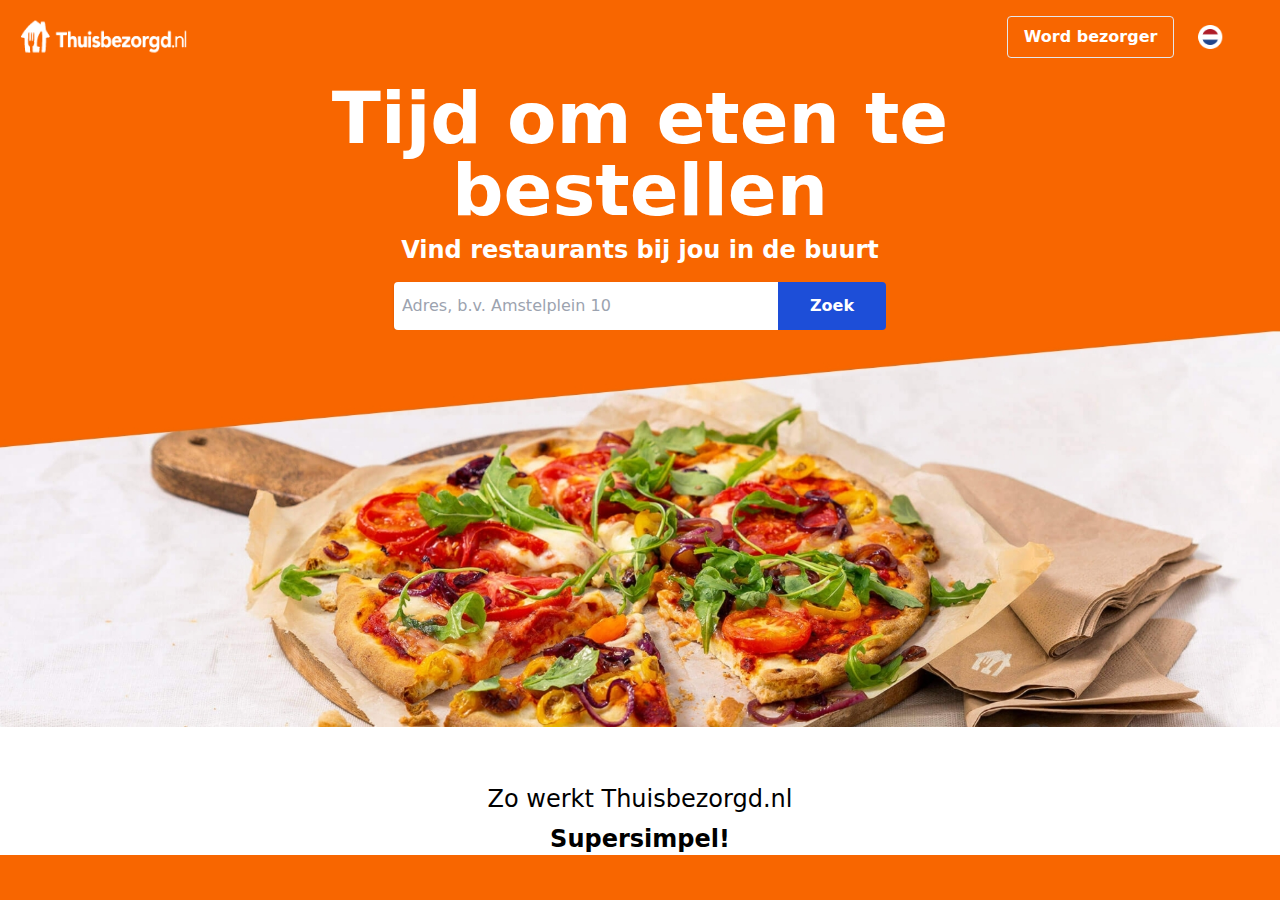
<file: index.html>
<head>
        <link rel='stylesheet' href='tailwind.css'>
        <style>
            nav {
                background-color: #F86600;
            }

            div {
                background-color: #F86600;
            }

            body {
                background-color: #F86600;
            }
        </style>
    </head>
    <body class='m-0 p-0'>
        <nav class='bg-orange-600 flex flex-row w-full pt-4 pl-4'>
            <img src='images/logo.png' class='sm:w-full lg:w-44 lg:mt-0 sm:mt-6'>
            <div class='flex justify-end w-full bg-orange-600 pr-8 space-x-4'>
                <button class='rounded text-white font-bold border py-2 px-4 lg:block sm:hidden'>Word bezorger</button>
                <img src='images/land.png' class='w-auto h-8 mt-auto mb-auto lg:block sm:hidden'>
                <img src='images/menu.png' class='lg:w-auto lg:h-6 sm:w-16 sm:pt-6 mt-auto mb-auto'>
            </div>
        </nav>
        <div class='w-full h-auto flex justify-center text-center lg:px-64 sm:px-0 lg:pt-6 sm:pt-16'>
            <div class='w-full'>
                <h1 class='text-white lg:text-7xl sm:text-8xl font-bold'>Tijd om eten te</h1><h1 class='text-white lg:text-7xl sm:text-8xl font-bold'>bestellen</h1>
                <h1 class='text-white lg:text-2xl sm:text-5xl mt-2 font-bold'>Vind restaurants bij jou in de buurt</h1>
                <input type='text' placeholder="Adres, b.v. Amstelplein 10" class='lg:w-1/2 sm:w-3/5 rounded lg:py-3 sm:py-8 lg:mt-4 sm:mt-12 shadow outline-none rounded-r-none lg:text-base pl-2 sm:text-4xl'><button class='bg-blue-700 text-white rounded lg:py-3 lg:px-8 sm:py-8 sm:px-16 font-bold rounded-l-none lg:text-base sm:text-4xl'>Zoek</button>
            </div>
        </div>
        <img src='images/pizza.jpg' class='w-full'>
        <div class='w-full h-auto flex justify-center text-center bg-white'>
            <div class='block w-full bg-white'>
                <h1 class='text-2xl mt-14'>Zo werkt Thuisbezorgd.nl</h1><h2 class='text-2xl font-bold mt-2 text-black'>Supersimpel!</h2>
            </div>
        </div>
    </body>
</file>
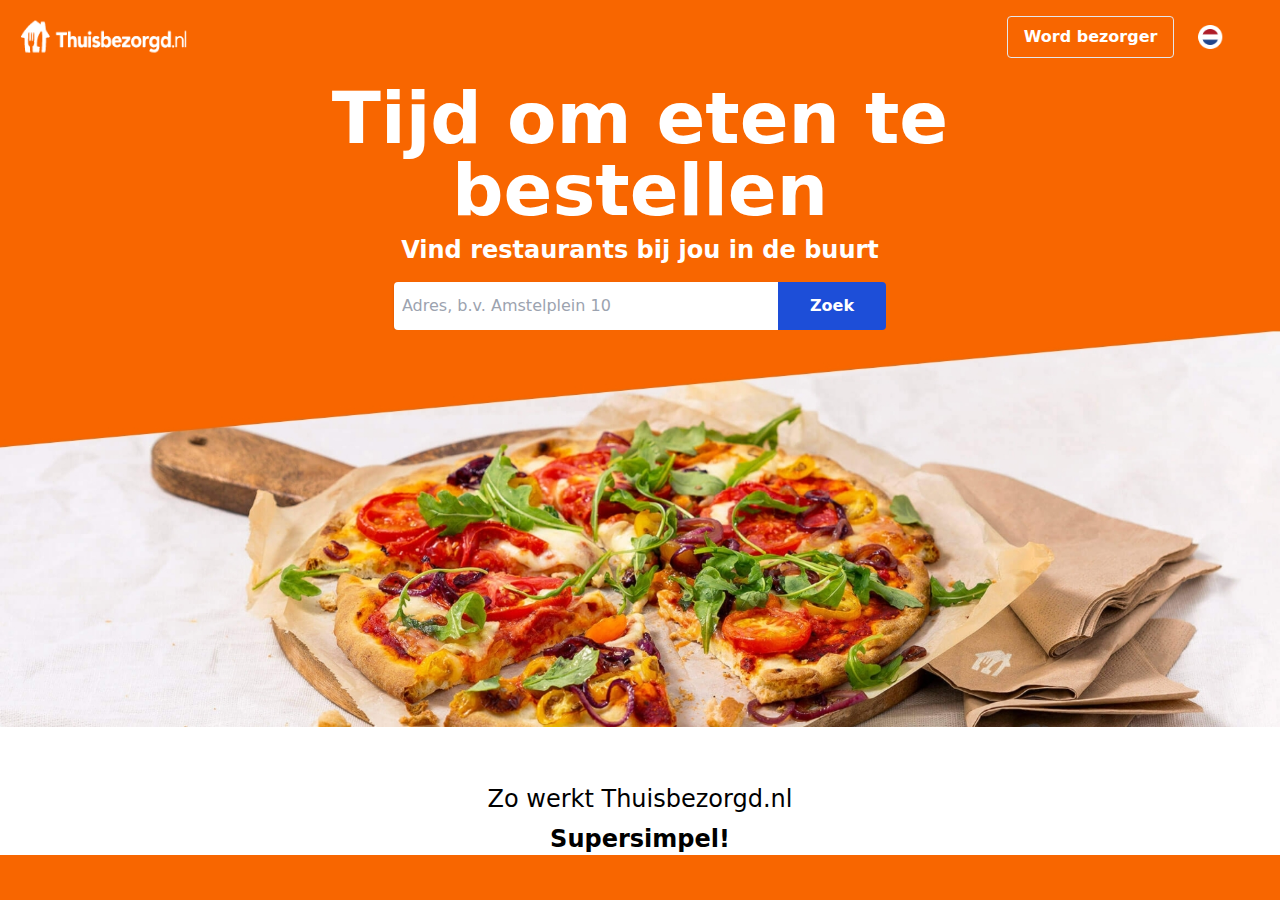
<file: thuisbezorgd.html>
<html>
    <head>
        <link rel='stylesheet' href='../tailwind.css'>
        <style>
            nav {
                background-color: #F86600;
            }

            div {
                background-color: #F86600;
            }

            body {
                background-color: #F86600;
            }
        </style>
    </head>
    <body class='m-0 p-0'>
        <nav class='bg-orange-600 flex flex-row w-full pt-4 pl-4'>
            <img src='images/logo.png' class='sm:w-full lg:w-44 lg:mt-0 sm:mt-6'>
            <div class='flex justify-end w-full bg-orange-600 pr-8 space-x-4'>
                <button class='rounded text-white font-bold border py-2 px-4 lg:block sm:hidden'>Word bezorger</button>
                <img src='images/land.png' class='w-auto h-8 mt-auto mb-auto lg:block sm:hidden'>
                <img src='images/menu.png' class='lg:w-auto lg:h-6 sm:w-16 sm:pt-6 mt-auto mb-auto'>
            </div>
        </nav>
        <div class='w-full h-auto flex justify-center text-center lg:px-64 sm:px-0 lg:pt-6 sm:pt-16'>
            <div class='w-full'>
                <h1 class='text-white lg:text-7xl sm:text-8xl font-bold'>Tijd om eten te</h1><h1 class='text-white lg:text-7xl sm:text-8xl font-bold'>bestellen</h1>
                <h1 class='text-white lg:text-2xl sm:text-5xl mt-2 font-bold'>Vind restaurants bij jou in de buurt</h1>
                <input type='text' placeholder="Adres, b.v. Amstelplein 10" class='lg:w-1/2 sm:w-3/5 rounded lg:py-3 sm:py-8 lg:mt-4 sm:mt-12 shadow outline-none rounded-r-none lg:text-base pl-2 sm:text-4xl'><button class='bg-blue-700 text-white rounded lg:py-3 lg:px-8 sm:py-8 sm:px-16 font-bold rounded-l-none lg:text-base sm:text-4xl'>Zoek</button>
            </div>
        </div>
        <img src='images/pizza.jpg' class='w-full'>
        <div class='w-full h-auto flex justify-center text-center bg-white'>
            <div class='block w-full bg-white'>
                <h1 class='text-2xl mt-14'>Zo werkt Thuisbezorgd.nl</h1><h2 class='text-2xl font-bold mt-2 text-black'>Supersimpel!</h2>
            </div>
        </div>
    </body>
</html>
</file>
